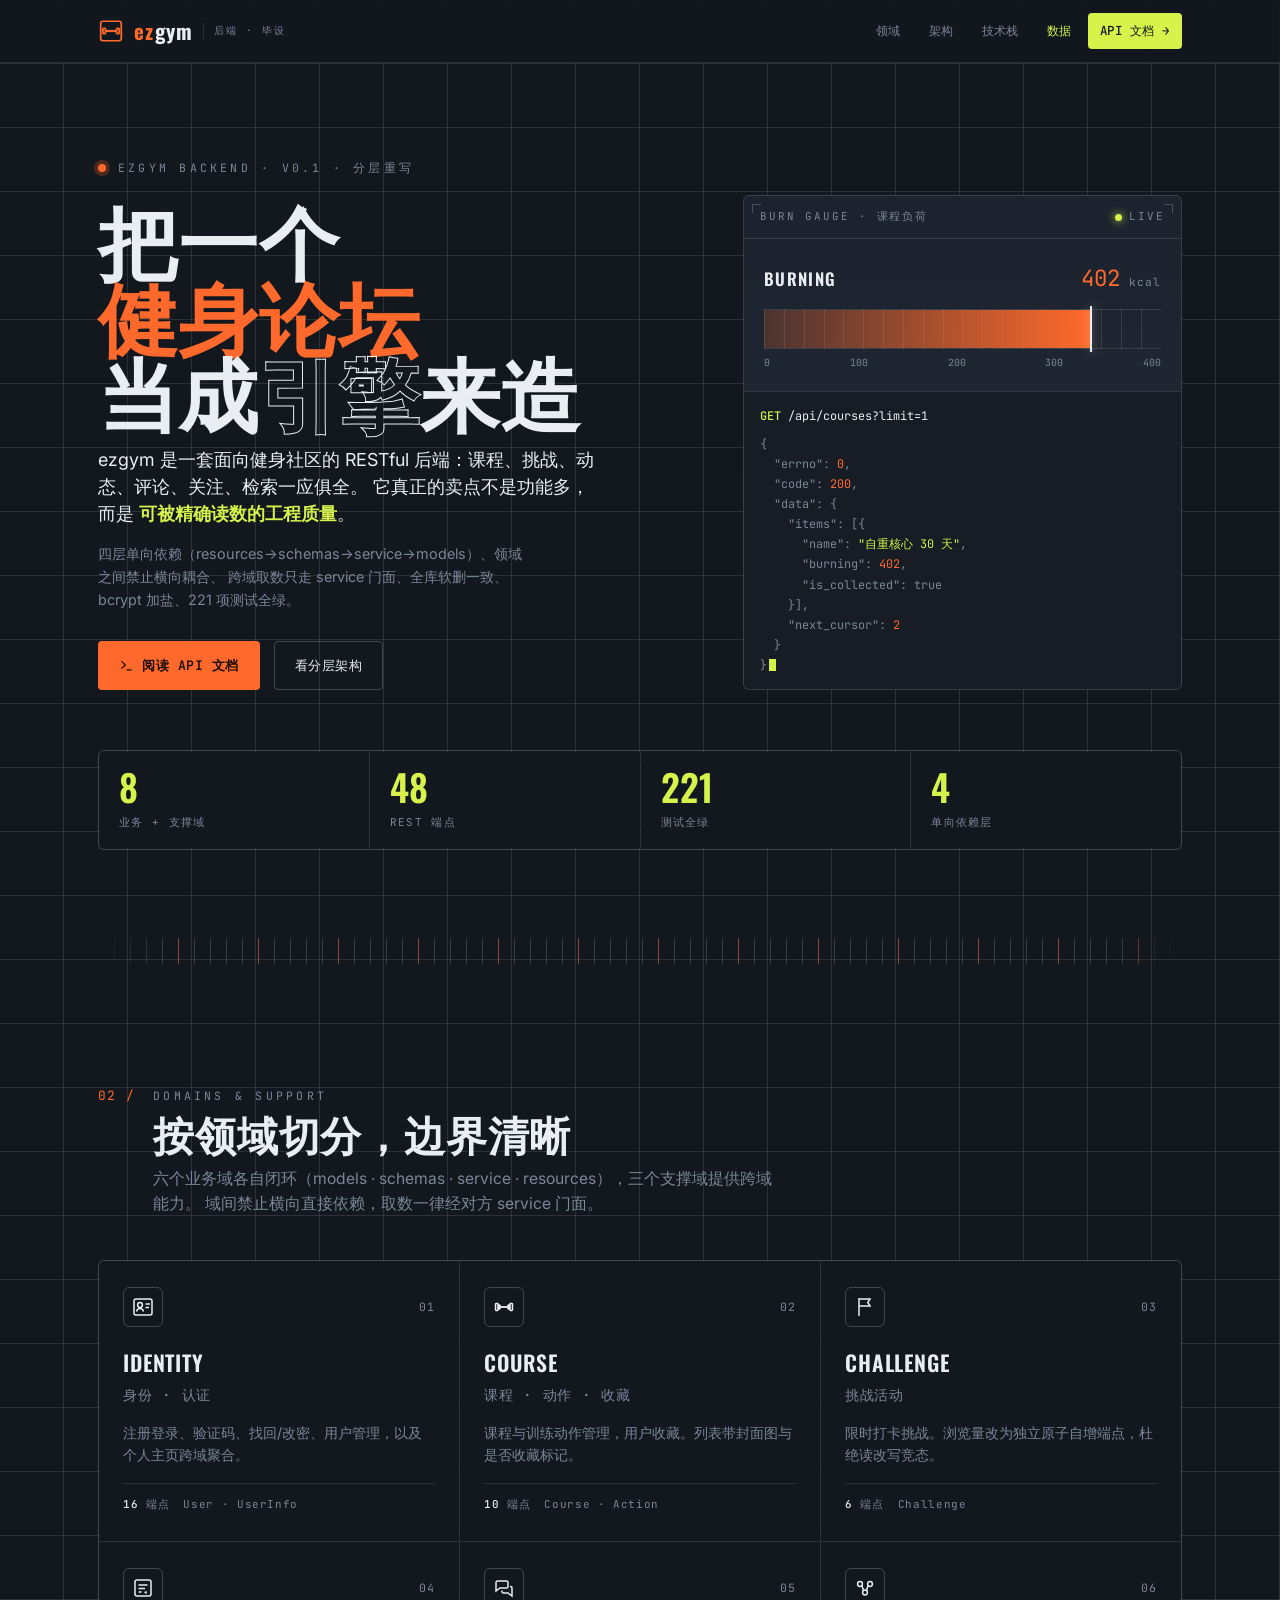
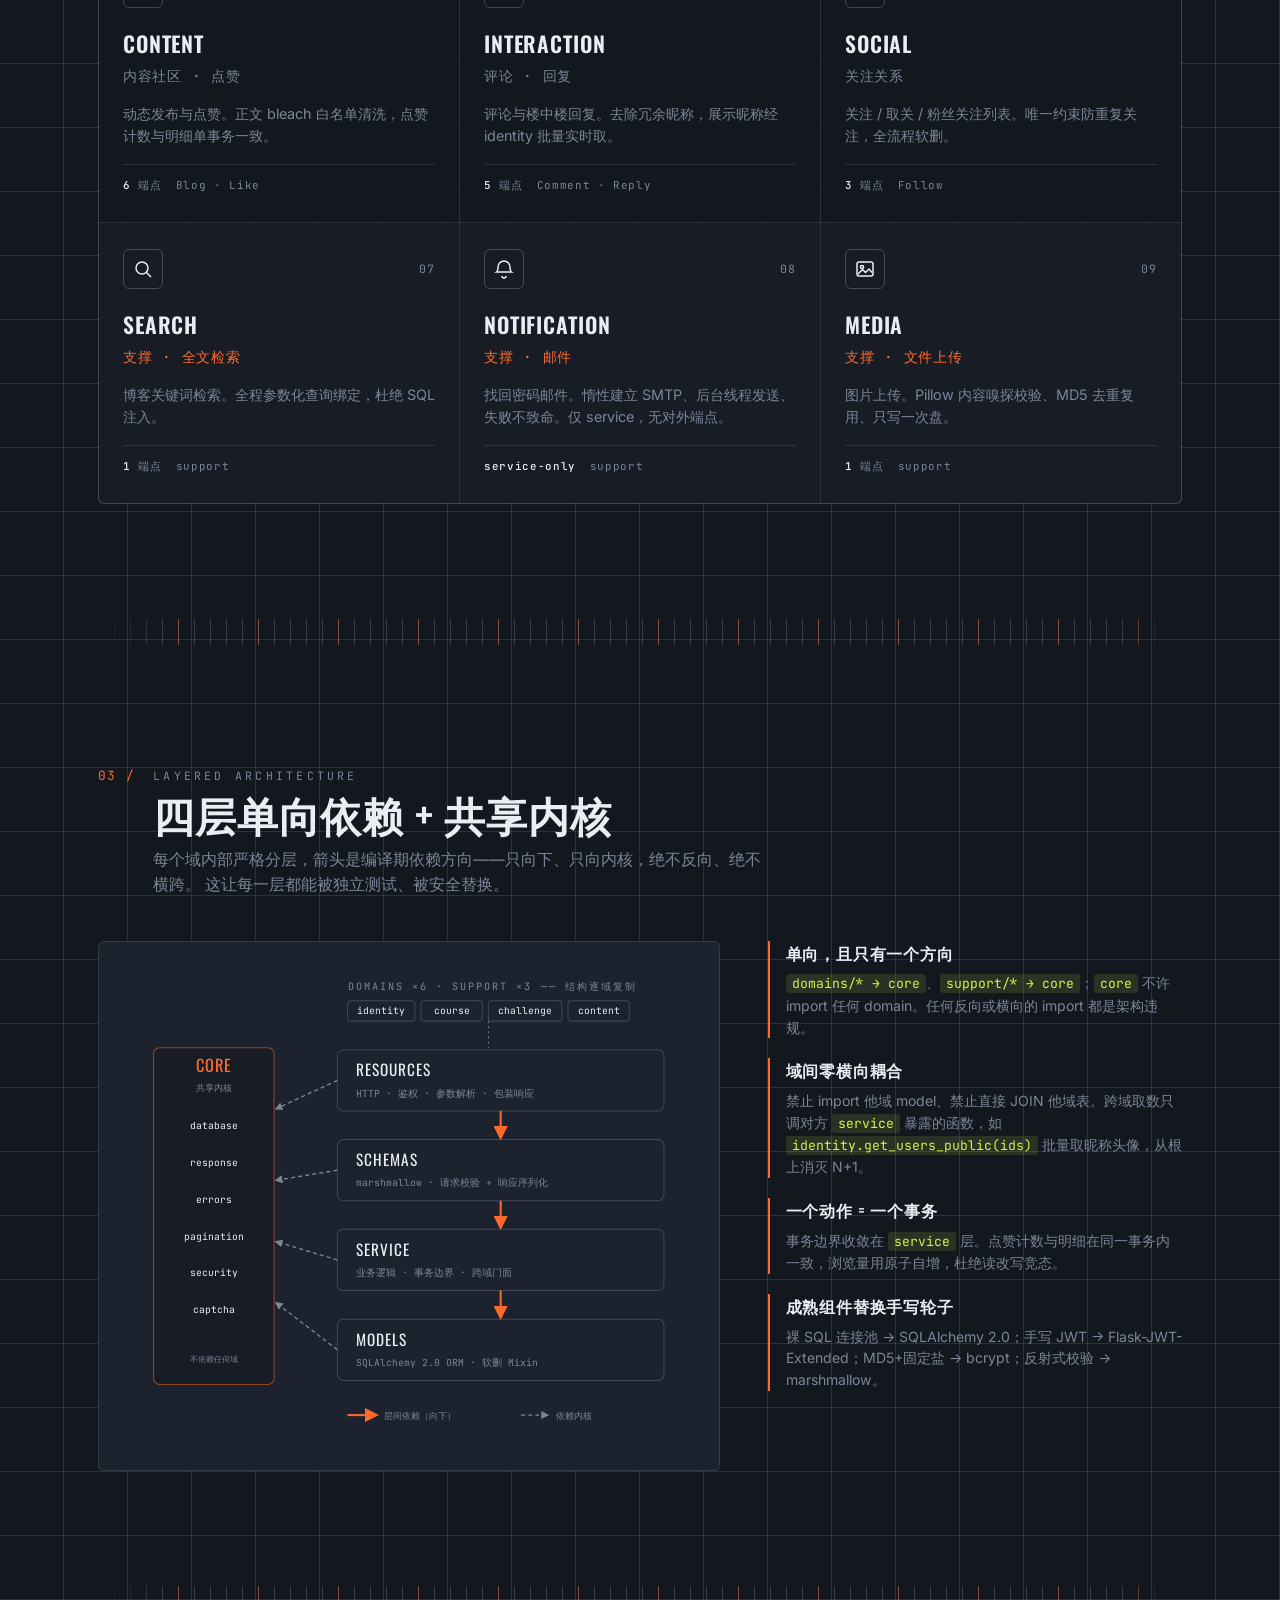
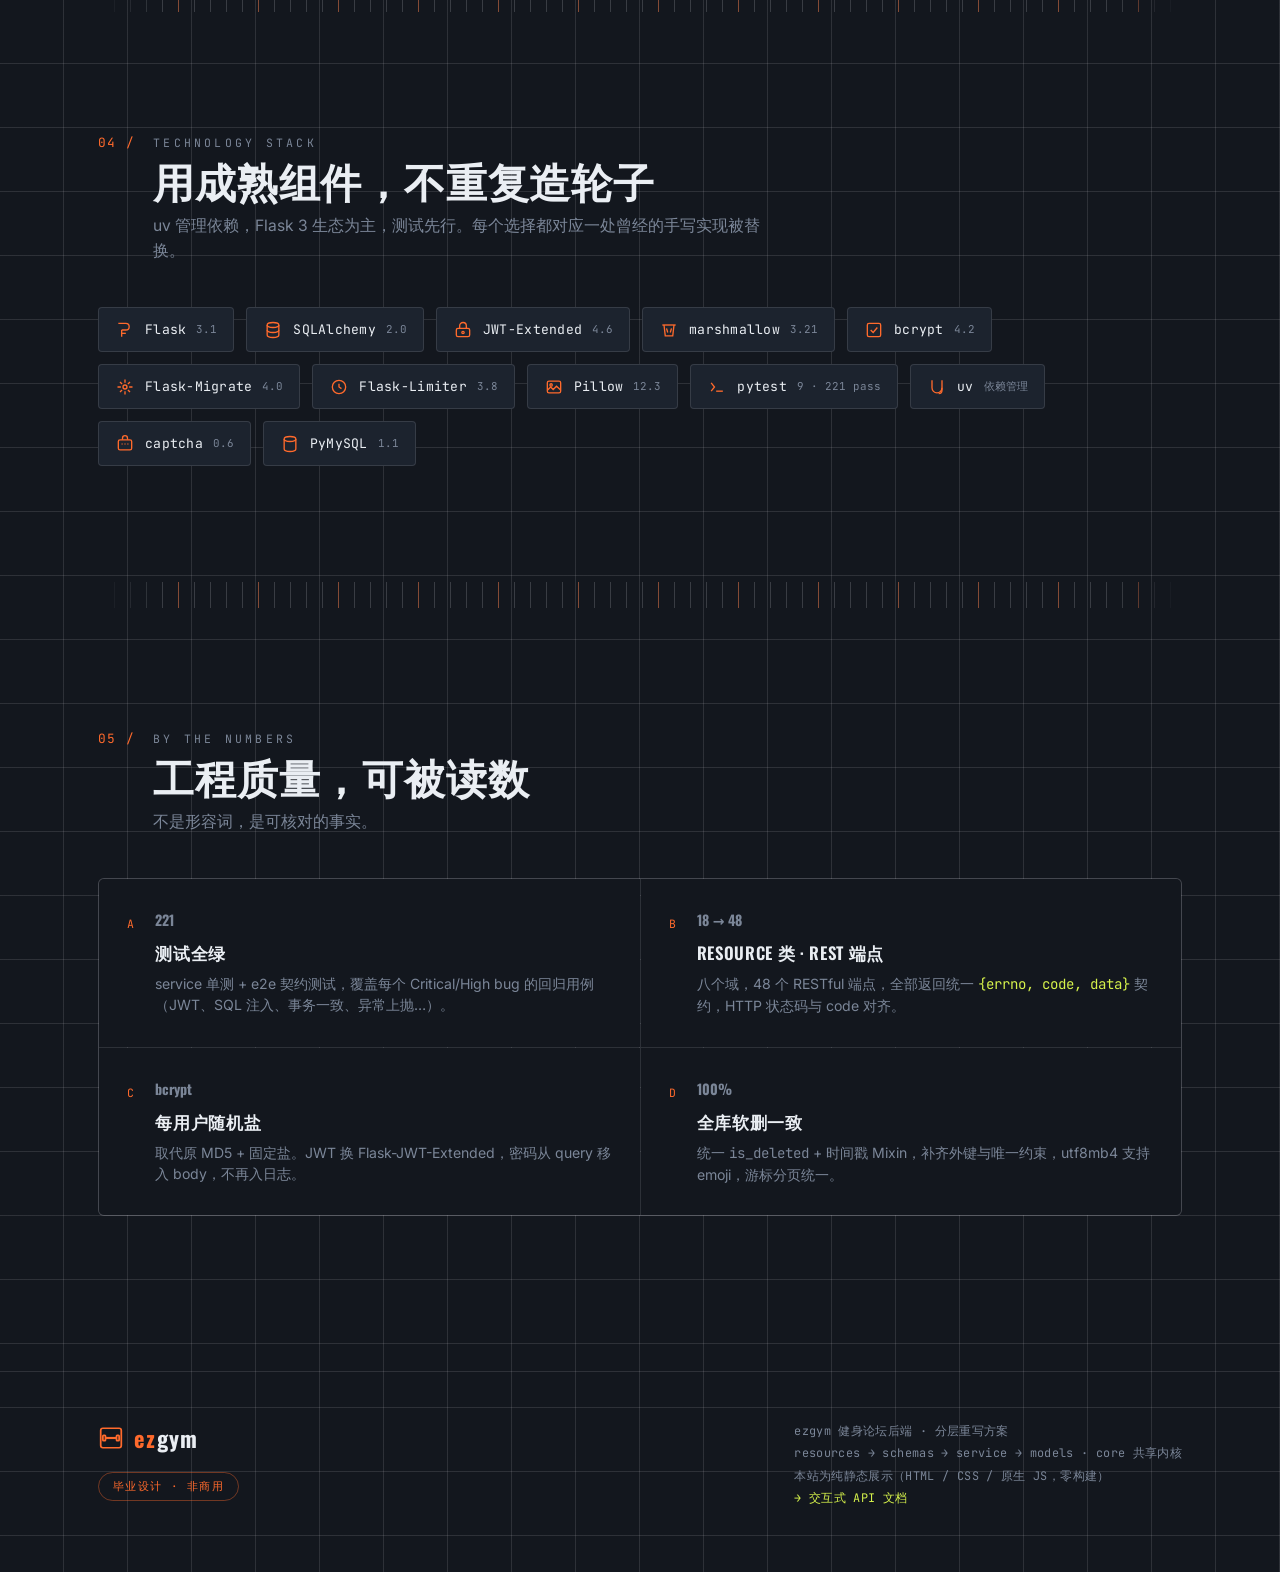
<file: frontend/index.html>
<!DOCTYPE html>
<html lang="zh-CN">
<head>
  <meta charset="UTF-8">
  <meta name="viewport" content="width=device-width, initial-scale=1.0">
  <title>ezgym · 健身论坛后端 —— 按引擎的精度来造</title>
  <meta name="description" content="ezgym 健身论坛后端（毕业设计 · 非商用）：resources→schemas→service→models 四层分层、领域驱动、221 项测试全绿的工程质量展示。">
  <!-- 字体：CDN 渐进增强，file:// 离线时优雅回退到系统字体栈 -->
  <link rel="preconnect" href="https://fonts.googleapis.com">
  <link rel="preconnect" href="https://fonts.gstatic.com" crossorigin>
  <link href="https://fonts.googleapis.com/css2?family=Oswald:wght@400;500;600;700&family=Inter:wght@400;500;600&family=JetBrains+Mono:wght@400;500&display=swap" rel="stylesheet">
  <link rel="stylesheet" href="assets/styles.css">
</head>
<body>
  <a class="skip-link" href="#domains">跳到主要内容</a>

  <!-- ================= Header ================= -->
  <header class="site-header">
    <div class="wrap site-header__inner">
      <a class="brand" href="#top" aria-label="ezgym 首页">
        <svg class="brand__mark" viewBox="0 0 24 24" fill="none" stroke="currentColor" stroke-width="1.6" aria-hidden="true">
          <rect x="2.5" y="3" width="19" height="18" rx="2"/>
          <line x1="7" y1="12" x2="17" y2="12" stroke-width="2"/>
          <rect x="4.5" y="9.5" width="2.4" height="5" rx=".6"/>
          <rect x="17.1" y="9.5" width="2.4" height="5" rx=".6"/>
        </svg>
        <span class="brand__name"><b>ez</b>gym</span>
        <span class="brand__tag">后端 · 毕设</span>
      </a>
      <nav class="nav" aria-label="主导航">
        <a href="#domains" data-target="domains">领域</a>
        <a href="#architecture" data-target="architecture">架构</a>
        <a href="#stack" data-target="stack">技术栈</a>
        <a href="#numbers" data-target="numbers">数据</a>
        <a class="nav__cta" href="api.html">API 文档 →</a>
      </nav>
    </div>
  </header>

  <main id="top">
    <!-- ================= Hero ================= -->
    <section class="hero" aria-labelledby="hero-title">
      <div class="wrap hero__grid">
        <div class="hero__lead">
          <p class="hero__eyebrow eyebrow"><span class="dot" aria-hidden="true"></span>ezgym backend · v0.1 · 分层重写</p>
          <h1 id="hero-title">
            把一个<br>
            <em>健身论坛</em><br>
            当成<span class="thin">引擎</span>来造
          </h1>
          <p class="hero__sub">
            ezgym 是一套面向健身社区的 RESTful 后端：课程、挑战、动态、评论、关注、检索一应俱全。
            它真正的卖点不是功能多，而是 <b>可被精确读数的工程质量</b>。
          </p>
          <p class="hero__note">
            四层单向依赖（resources→schemas→service→models）、领域之间禁止横向耦合、
            跨域取数只走 service 门面、全库软删一致、bcrypt 加盐、221 项测试全绿。
          </p>
          <div class="hero__cta">
            <a class="btn btn--primary" href="api.html">
              <svg viewBox="0 0 24 24" fill="none" stroke="currentColor" stroke-width="2" aria-hidden="true"><path d="M4 17l6-6-6-6"/><line x1="12" y1="19" x2="20" y2="19"/></svg>
              阅读 API 文档
            </a>
            <a class="btn btn--ghost" href="#architecture">看分层架构</a>
          </div>
        </div>

        <!-- 签名元素：BURN GAUGE + 活的 API 读数 -->
        <div class="gauge-panel panel-corners" data-gauge="82" aria-label="燃烧刻度仪表与示例 API 读数">
          <div class="gauge-panel__bar">
            <span>burn gauge · 课程负荷</span>
            <span class="lamp"><i aria-hidden="true"></i>live</span>
          </div>
          <div class="gauge">
            <div class="gauge__label">
              <span>Burning</span>
              <span class="gauge__value" data-gauge-value>0<small> kcal</small></span>
            </div>
            <div class="gauge__track">
              <div class="gauge__fill"></div>
              <div class="gauge__needle"></div>
            </div>
            <div class="gauge__ticks">
              <span>0</span><span>100</span><span>200</span><span>300</span><span>400</span>
            </div>
          </div>
          <div class="readout" aria-hidden="true">
            <div class="req"><span class="verb">GET</span> /api/courses?limit=1</div>
            <div class="res">{
  "errno": <span class="n">0</span>,
  "code": <span class="n">200</span>,
  "data": {
    "items": [{
      "name": <span class="s">"自重核心 30 天"</span>,
      "burning": <span class="n">402</span>,
      "is_collected": true
    }],
    "next_cursor": <span class="n">2</span>
  }
}<span class="cursor"></span></div>
          </div>
        </div>
      </div>

      <!-- 快读指标条 -->
      <div class="wrap">
        <dl class="hero__stats reveal">
          <div><dt>8</dt><dd>业务 + 支撑域</dd></div>
          <div><dt id="hero-endpoints">48</dt><dd>REST 端点</dd></div>
          <div><dt>221</dt><dd>测试全绿</dd></div>
          <div><dt>4</dt><dd>单向依赖层</dd></div>
        </dl>
      </div>
    </section>

    <div class="wrap"><div class="scale-rule" role="presentation"></div></div>

    <!-- ================= 领域 ================= -->
    <section class="section" id="domains" aria-labelledby="domains-title">
      <div class="wrap">
        <div class="section__head reveal">
          <span class="section__no">02 /</span>
          <div class="section__title">
            <p class="eyebrow">domains &amp; support</p>
            <h2 id="domains-title">按领域切分，边界清晰</h2>
            <p class="section__desc">
              六个业务域各自闭环（models · schemas · service · resources），三个支撑域提供跨域能力。
              域间禁止横向直接依赖，取数一律经对方 service 门面。
            </p>
          </div>
        </div>

        <div class="domains reveal">
          <!-- identity -->
          <article class="dcard">
            <div class="dcard__top">
              <svg class="dcard__icon" viewBox="0 0 24 24" fill="none" stroke="currentColor" stroke-width="1.5" aria-hidden="true">
                <rect x="3" y="4" width="18" height="16" rx="2"/><circle cx="9" cy="10" r="2.4"/>
                <path d="M5.5 16.5c.4-2 2-3 3.5-3s3.1 1 3.5 3"/><line x1="14.5" y1="9" x2="19" y2="9"/><line x1="14.5" y1="12.5" x2="18" y2="12.5"/>
              </svg>
              <span class="dcard__no">01</span>
            </div>
            <h3>identity</h3>
            <p class="dcard__zh">身份 · 认证</p>
            <p>注册登录、验证码、找回/改密、用户管理，以及个人主页跨域聚合。</p>
            <div class="dcard__meta"><span><b>16</b> 端点</span><span>User · UserInfo</span></div>
          </article>

          <!-- course -->
          <article class="dcard">
            <div class="dcard__top">
              <svg class="dcard__icon" viewBox="0 0 24 24" fill="none" stroke="currentColor" stroke-width="1.5" aria-hidden="true">
                <line x1="7" y1="12" x2="17" y2="12" stroke-width="1.8"/>
                <rect x="3.5" y="8.5" width="2.6" height="7" rx=".7"/><rect x="17.9" y="8.5" width="2.6" height="7" rx=".7"/>
                <rect x="6.2" y="10" width="1.8" height="4" rx=".5"/><rect x="16" y="10" width="1.8" height="4" rx=".5"/>
              </svg>
              <span class="dcard__no">02</span>
            </div>
            <h3>course</h3>
            <p class="dcard__zh">课程 · 动作 · 收藏</p>
            <p>课程与训练动作管理，用户收藏。列表带封面图与是否收藏标记。</p>
            <div class="dcard__meta"><span><b>10</b> 端点</span><span>Course · Action</span></div>
          </article>

          <!-- challenge -->
          <article class="dcard">
            <div class="dcard__top">
              <svg class="dcard__icon" viewBox="0 0 24 24" fill="none" stroke="currentColor" stroke-width="1.5" aria-hidden="true">
                <line x1="6" y1="3" x2="6" y2="21"/><path d="M6 4h11l-2.2 3.4L17 11H6"/>
              </svg>
              <span class="dcard__no">03</span>
            </div>
            <h3>challenge</h3>
            <p class="dcard__zh">挑战活动</p>
            <p>限时打卡挑战。浏览量改为独立原子自增端点，杜绝读改写竞态。</p>
            <div class="dcard__meta"><span><b>6</b> 端点</span><span>Challenge</span></div>
          </article>

          <!-- content -->
          <article class="dcard">
            <div class="dcard__top">
              <svg class="dcard__icon" viewBox="0 0 24 24" fill="none" stroke="currentColor" stroke-width="1.5" aria-hidden="true">
                <rect x="4" y="4" width="16" height="16" rx="2"/><line x1="7.5" y1="9" x2="16.5" y2="9"/><line x1="7.5" y1="12.5" x2="14" y2="12.5"/>
                <path d="M8 16.5c.7-.9 1.6-.9 2.3 0" stroke="currentColor"/><path d="M13.5 16.6l1.4-.6.4 1.5"/>
              </svg>
              <span class="dcard__no">04</span>
            </div>
            <h3>content</h3>
            <p class="dcard__zh">内容社区 · 点赞</p>
            <p>动态发布与点赞。正文 bleach 白名单清洗，点赞计数与明细单事务一致。</p>
            <div class="dcard__meta"><span><b>6</b> 端点</span><span>Blog · Like</span></div>
          </article>

          <!-- interaction -->
          <article class="dcard">
            <div class="dcard__top">
              <svg class="dcard__icon" viewBox="0 0 24 24" fill="none" stroke="currentColor" stroke-width="1.5" aria-hidden="true">
                <path d="M4 6.5A1.5 1.5 0 0 1 5.5 5h9A1.5 1.5 0 0 1 16 6.5v4A1.5 1.5 0 0 1 14.5 12H8l-4 3z"/>
                <path d="M10 14.5v1A1.5 1.5 0 0 0 11.5 17H16l4 3v-8A1.5 1.5 0 0 0 18.5 10.5H18"/>
              </svg>
              <span class="dcard__no">05</span>
            </div>
            <h3>interaction</h3>
            <p class="dcard__zh">评论 · 回复</p>
            <p>评论与楼中楼回复。去除冗余昵称，展示昵称经 identity 批量实时取。</p>
            <div class="dcard__meta"><span><b>5</b> 端点</span><span>Comment · Reply</span></div>
          </article>

          <!-- social -->
          <article class="dcard">
            <div class="dcard__top">
              <svg class="dcard__icon" viewBox="0 0 24 24" fill="none" stroke="currentColor" stroke-width="1.5" aria-hidden="true">
                <circle cx="7" cy="8" r="2.4"/><circle cx="17" cy="8" r="2.4"/><circle cx="12" cy="16.5" r="2.4"/>
                <line x1="8.8" y1="9.5" x2="10.6" y2="14.6"/><line x1="15.2" y1="9.5" x2="13.4" y2="14.6"/>
              </svg>
              <span class="dcard__no">06</span>
            </div>
            <h3>social</h3>
            <p class="dcard__zh">关注关系</p>
            <p>关注 / 取关 / 粉丝关注列表。唯一约束防重复关注，全流程软删。</p>
            <div class="dcard__meta"><span><b>3</b> 端点</span><span>Follow</span></div>
          </article>

          <!-- search (support) -->
          <article class="dcard dcard--support">
            <div class="dcard__top">
              <svg class="dcard__icon" viewBox="0 0 24 24" fill="none" stroke="currentColor" stroke-width="1.5" aria-hidden="true">
                <circle cx="11" cy="11" r="6"/><line x1="15.5" y1="15.5" x2="20" y2="20"/>
              </svg>
              <span class="dcard__no">07</span>
            </div>
            <h3>search</h3>
            <p class="dcard__zh">支撑 · 全文检索</p>
            <p>博客关键词检索。全程参数化查询绑定，杜绝 SQL 注入。</p>
            <div class="dcard__meta"><span><b>1</b> 端点</span><span>support</span></div>
          </article>

          <!-- notification (support) -->
          <article class="dcard dcard--support">
            <div class="dcard__top">
              <svg class="dcard__icon" viewBox="0 0 24 24" fill="none" stroke="currentColor" stroke-width="1.5" aria-hidden="true">
                <path d="M6 10a6 6 0 0 1 12 0c0 4 1.5 5 1.5 5H4.5S6 14 6 10z"/><path d="M10 19a2 2 0 0 0 4 0"/>
              </svg>
              <span class="dcard__no">08</span>
            </div>
            <h3>notification</h3>
            <p class="dcard__zh">支撑 · 邮件</p>
            <p>找回密码邮件。惰性建立 SMTP、后台线程发送、失败不致命。仅 service，无对外端点。</p>
            <div class="dcard__meta"><span><b>service-only</b></span><span>support</span></div>
          </article>

          <!-- media (support) -->
          <article class="dcard dcard--support">
            <div class="dcard__top">
              <svg class="dcard__icon" viewBox="0 0 24 24" fill="none" stroke="currentColor" stroke-width="1.5" aria-hidden="true">
                <rect x="4" y="5" width="16" height="14" rx="2"/><circle cx="9" cy="10" r="1.6"/><path d="M5 17l4.5-4.5 3 3L16 12l3 3.5"/>
              </svg>
              <span class="dcard__no">09</span>
            </div>
            <h3>media</h3>
            <p class="dcard__zh">支撑 · 文件上传</p>
            <p>图片上传。Pillow 内容嗅探校验、MD5 去重复用、只写一次盘。</p>
            <div class="dcard__meta"><span><b>1</b> 端点</span><span>support</span></div>
          </article>
        </div>
      </div>
    </section>

    <div class="wrap"><div class="scale-rule" role="presentation"></div></div>

    <!-- ================= 架构 ================= -->
    <section class="section" id="architecture" aria-labelledby="arch-title">
      <div class="wrap">
        <div class="section__head reveal">
          <span class="section__no">03 /</span>
          <div class="section__title">
            <p class="eyebrow">layered architecture</p>
            <h2 id="arch-title">四层单向依赖 + 共享内核</h2>
            <p class="section__desc">
              每个域内部严格分层，箭头是编译期依赖方向——只向下、只向内核，绝不反向、绝不横跨。
              这让每一层都能被独立测试、被安全替换。
            </p>
          </div>
        </div>

        <div class="arch reveal">
          <!-- 依赖图 -->
          <div class="arch__diagram">
            <svg viewBox="0 0 560 470" role="img" aria-label="ezgym 分层依赖图：domains 与 support 各自的 resources 层依赖 schemas 层，schemas 依赖 service，service 依赖 models，四层同时依赖左侧的 core 共享内核，箭头单向向下与向内核。">
              <defs>
                <marker id="arrow" viewBox="0 0 10 10" refX="8" refY="5" markerWidth="7" markerHeight="7" orient="auto-start-reverse">
                  <path d="M0 0L10 5L0 10z" fill="#FF6A2C"/>
                </marker>
                <marker id="arrow-dim" viewBox="0 0 10 10" refX="8" refY="5" markerWidth="6" markerHeight="6" orient="auto-start-reverse">
                  <path d="M0 0L10 5L0 10z" fill="#7B8698"/>
                </marker>
              </defs>

              <!-- 顶部：领域划分 chips -->
              <text x="220" y="24" fill="#7B8698" font-family="'JetBrains Mono',monospace" font-size="10" letter-spacing="2">DOMAINS ×6  ·  SUPPORT ×3  —— 结构逐域复制</text>
              <g font-family="'JetBrains Mono',monospace" font-size="9.5" fill="#EAEEF3">
                <g>
                  <rect x="220" y="34" width="66" height="20" rx="3" fill="#1C232E" stroke="rgba(235,238,243,.18)"/><text x="253" y="47.5" text-anchor="middle">identity</text>
                  <rect x="292" y="34" width="60" height="20" rx="3" fill="#1C232E" stroke="rgba(235,238,243,.18)"/><text x="322" y="47.5" text-anchor="middle">course</text>
                  <rect x="358" y="34" width="72" height="20" rx="3" fill="#1C232E" stroke="rgba(235,238,243,.18)"/><text x="394" y="47.5" text-anchor="middle">challenge</text>
                  <rect x="436" y="34" width="60" height="20" rx="3" fill="#1C232E" stroke="rgba(235,238,243,.18)"/><text x="466" y="47.5" text-anchor="middle">content</text>
                </g>
              </g>

              <!-- CORE 竖列（左） -->
              <rect x="30" y="80" width="118" height="330" rx="6" fill="#171C25" stroke="#FF6A2C" stroke-opacity=".55"/>
              <text x="89" y="104" text-anchor="middle" fill="#FF6A2C" font-family="'Oswald',sans-serif" font-size="16" letter-spacing="1">CORE</text>
              <text x="89" y="122" text-anchor="middle" fill="#7B8698" font-family="'JetBrains Mono',monospace" font-size="8.5">共享内核</text>
              <g fill="#EAEEF3" font-family="'JetBrains Mono',monospace" font-size="9.5" text-anchor="middle">
                <text x="89" y="160">database</text>
                <text x="89" y="196">response</text>
                <text x="89" y="232">errors</text>
                <text x="89" y="268">pagination</text>
                <text x="89" y="304">security</text>
                <text x="89" y="340">captcha</text>
              </g>
              <text x="89" y="388" text-anchor="middle" fill="#7B8698" font-family="'JetBrains Mono',monospace" font-size="8">不依赖任何域</text>

              <!-- 四层堆叠（右） -->
              <g font-family="'Oswald',sans-serif" font-size="15" letter-spacing="1">
                <!-- resources -->
                <rect x="210" y="82" width="320" height="60" rx="6" fill="#1C232E" stroke="rgba(235,238,243,.18)"/>
                <text x="228" y="108" fill="#EAEEF3">RESOURCES</text>
                <text x="228" y="128" fill="#7B8698" font-family="'JetBrains Mono',monospace" font-size="9.5" letter-spacing="0">HTTP · 鉴权 · 参数解析 · 包装响应</text>
                <!-- schemas -->
                <rect x="210" y="170" width="320" height="60" rx="6" fill="#1C232E" stroke="rgba(235,238,243,.18)"/>
                <text x="228" y="196" fill="#EAEEF3">SCHEMAS</text>
                <text x="228" y="216" fill="#7B8698" font-family="'JetBrains Mono',monospace" font-size="9.5" letter-spacing="0">marshmallow · 请求校验 + 响应序列化</text>
                <!-- service -->
                <rect x="210" y="258" width="320" height="60" rx="6" fill="#1C232E" stroke="rgba(235,238,243,.18)"/>
                <text x="228" y="284" fill="#EAEEF3">SERVICE</text>
                <text x="228" y="304" fill="#7B8698" font-family="'JetBrains Mono',monospace" font-size="9.5" letter-spacing="0">业务逻辑 · 事务边界 · 跨域门面</text>
                <!-- models -->
                <rect x="210" y="346" width="320" height="60" rx="6" fill="#1C232E" stroke="rgba(235,238,243,.18)"/>
                <text x="228" y="372" fill="#EAEEF3">MODELS</text>
                <text x="228" y="392" fill="#7B8698" font-family="'JetBrains Mono',monospace" font-size="9.5" letter-spacing="0">SQLAlchemy 2.0 ORM · 软删 Mixin</text>
              </g>

              <!-- 向下依赖箭头 -->
              <g stroke="#FF6A2C" stroke-width="2">
                <line x1="370" y1="142" x2="370" y2="168" marker-end="url(#arrow)"/>
                <line x1="370" y1="230" x2="370" y2="256" marker-end="url(#arrow)"/>
                <line x1="370" y1="318" x2="370" y2="344" marker-end="url(#arrow)"/>
              </g>

              <!-- 各层 → core 的依赖箭头（向内核） -->
              <g stroke="#7B8698" stroke-width="1.3" stroke-dasharray="4 3">
                <line x1="210" y1="112" x2="150" y2="140" marker-end="url(#arrow-dim)"/>
                <line x1="210" y1="200" x2="150" y2="210" marker-end="url(#arrow-dim)"/>
                <line x1="210" y1="288" x2="150" y2="270" marker-end="url(#arrow-dim)"/>
                <line x1="210" y1="376" x2="150" y2="330" marker-end="url(#arrow-dim)"/>
              </g>

              <!-- 顶部 chips → resources 的“包含”提示线 -->
              <line x1="358" y1="54" x2="358" y2="80" stroke="#7B8698" stroke-width="1" stroke-dasharray="2 3"/>

              <!-- 图例 -->
              <g font-family="'JetBrains Mono',monospace" font-size="9">
                <line x1="220" y1="440" x2="248" y2="440" stroke="#FF6A2C" stroke-width="2" marker-end="url(#arrow)"/>
                <text x="256" y="443.5" fill="#7B8698">层间依赖（向下）</text>
                <line x1="390" y1="440" x2="416" y2="440" stroke="#7B8698" stroke-width="1.3" stroke-dasharray="4 3" marker-end="url(#arrow-dim)"/>
                <text x="424" y="443.5" fill="#7B8698">依赖内核</text>
              </g>
            </svg>
          </div>

          <!-- 硬规则说明 -->
          <div class="arch__legend">
            <div class="arch__rule">
              <h4>单向，且只有一个方向</h4>
              <p><code>domains/* → core</code>、<code>support/* → core</code>；<code>core</code> 不许 import 任何 domain。任何反向或横向的 import 都是架构违规。</p>
            </div>
            <div class="arch__rule">
              <h4>域间零横向耦合</h4>
              <p>禁止 import 他域 model、禁止直接 JOIN 他域表。跨域取数只调对方 <code>service</code> 暴露的函数，如 <code>identity.get_users_public(ids)</code> 批量取昵称头像，从根上消灭 N+1。</p>
            </div>
            <div class="arch__rule">
              <h4>一个动作 = 一个事务</h4>
              <p>事务边界收敛在 <code>service</code> 层。点赞计数与明细在同一事务内一致，浏览量用原子自增，杜绝读改写竞态。</p>
            </div>
            <div class="arch__rule">
              <h4>成熟组件替换手写轮子</h4>
              <p>裸 SQL 连接池 → SQLAlchemy 2.0；手写 JWT → Flask-JWT-Extended；MD5+固定盐 → bcrypt；反射式校验 → marshmallow。</p>
            </div>
          </div>
        </div>
      </div>
    </section>

    <div class="wrap"><div class="scale-rule" role="presentation"></div></div>

    <!-- ================= 技术栈 ================= -->
    <section class="section" id="stack" aria-labelledby="stack-title">
      <div class="wrap">
        <div class="section__head reveal">
          <span class="section__no">04 /</span>
          <div class="section__title">
            <p class="eyebrow">technology stack</p>
            <h2 id="stack-title">用成熟组件，不重复造轮子</h2>
            <p class="section__desc">uv 管理依赖，Flask 3 生态为主，测试先行。每个选择都对应一处曾经的手写实现被替换。</p>
          </div>
        </div>

        <div class="stack reveal">
          <span class="badge"><svg viewBox="0 0 24 24" fill="none" stroke="currentColor" stroke-width="1.6" aria-hidden="true"><path d="M4 4h9a4 4 0 0 1 0 8H8"/><path d="M8 12v8"/><path d="M8 16h5"/></svg><span class="badge__name">Flask</span><span class="badge__ver">3.1</span></span>
          <span class="badge"><svg viewBox="0 0 24 24" fill="none" stroke="currentColor" stroke-width="1.6" aria-hidden="true"><ellipse cx="12" cy="6" rx="7" ry="3"/><path d="M5 6v12c0 1.7 3.1 3 7 3s7-1.3 7-3V6"/><path d="M5 12c0 1.7 3.1 3 7 3s7-1.3 7-3"/></svg><span class="badge__name">SQLAlchemy</span><span class="badge__ver">2.0</span></span>
          <span class="badge"><svg viewBox="0 0 24 24" fill="none" stroke="currentColor" stroke-width="1.6" aria-hidden="true"><rect x="4" y="10" width="16" height="10" rx="2"/><path d="M8 10V7a4 4 0 0 1 8 0v3"/><circle cx="12" cy="15" r="1.4"/></svg><span class="badge__name">JWT-Extended</span><span class="badge__ver">4.6</span></span>
          <span class="badge"><svg viewBox="0 0 24 24" fill="none" stroke="currentColor" stroke-width="1.6" aria-hidden="true"><path d="M4 6h16"/><path d="M6 6l1.5 13h9L18 6"/><path d="M9 10l1.5 5M15 10l-1.5 5"/></svg><span class="badge__name">marshmallow</span><span class="badge__ver">3.21</span></span>
          <span class="badge"><svg viewBox="0 0 24 24" fill="none" stroke="currentColor" stroke-width="1.6" aria-hidden="true"><rect x="4" y="4" width="16" height="16" rx="2"/><path d="M8 12l3 3 5-6"/></svg><span class="badge__name">bcrypt</span><span class="badge__ver">4.2</span></span>
          <span class="badge"><svg viewBox="0 0 24 24" fill="none" stroke="currentColor" stroke-width="1.6" aria-hidden="true"><path d="M12 3v4M12 17v4M3 12h4M17 12h4M6 6l2.5 2.5M15.5 15.5L18 18M18 6l-2.5 2.5M8.5 15.5L6 18"/><circle cx="12" cy="12" r="2.4"/></svg><span class="badge__name">Flask-Migrate</span><span class="badge__ver">4.0</span></span>
          <span class="badge"><svg viewBox="0 0 24 24" fill="none" stroke="currentColor" stroke-width="1.6" aria-hidden="true"><circle cx="12" cy="12" r="8"/><path d="M12 8v4l3 2"/></svg><span class="badge__name">Flask-Limiter</span><span class="badge__ver">3.8</span></span>
          <span class="badge"><svg viewBox="0 0 24 24" fill="none" stroke="currentColor" stroke-width="1.6" aria-hidden="true"><rect x="4" y="5" width="16" height="14" rx="2"/><circle cx="8.5" cy="9.5" r="1.4"/><path d="M4 16l4-4 3 3 4-4 5 4.5"/></svg><span class="badge__name">Pillow</span><span class="badge__ver">12.3</span></span>
          <span class="badge"><svg viewBox="0 0 24 24" fill="none" stroke="currentColor" stroke-width="1.6" aria-hidden="true"><path d="M5 7l4 5-4 5"/><line x1="11" y1="17" x2="19" y2="17"/></svg><span class="badge__name">pytest</span><span class="badge__ver">9 · 221 pass</span></span>
          <span class="badge"><svg viewBox="0 0 24 24" fill="none" stroke="currentColor" stroke-width="1.6" aria-hidden="true"><path d="M6 4v9a6 6 0 0 0 12 0V4"/><path d="M18 13v3a4 4 0 0 1-4 4"/></svg><span class="badge__name">uv</span><span class="badge__ver">依赖管理</span></span>
          <span class="badge"><svg viewBox="0 0 24 24" fill="none" stroke="currentColor" stroke-width="1.6" aria-hidden="true"><rect x="4" y="7" width="16" height="12" rx="2"/><path d="M9 7V5a3 3 0 0 1 6 0v2"/><path d="M8 12h1M11.5 12h1M15 12h1"/></svg><span class="badge__name">captcha</span><span class="badge__ver">0.6</span></span>
          <span class="badge"><svg viewBox="0 0 24 24" fill="none" stroke="currentColor" stroke-width="1.6" aria-hidden="true"><ellipse cx="12" cy="6" rx="7" ry="3"/><path d="M5 6v12c0 1.7 3.1 3 7 3s7-1.3 7-3V6"/></svg><span class="badge__name">PyMySQL</span><span class="badge__ver">1.1</span></span>
        </div>
      </div>
    </section>

    <div class="wrap"><div class="scale-rule" role="presentation"></div></div>

    <!-- ================= 数据说话 ================= -->
    <section class="section" id="numbers" aria-labelledby="numbers-title">
      <div class="wrap">
        <div class="section__head reveal">
          <span class="section__no">05 /</span>
          <div class="section__title">
            <p class="eyebrow">by the numbers</p>
            <h2 id="numbers-title">工程质量，可被读数</h2>
            <p class="section__desc">不是形容词，是可核对的事实。</p>
          </div>
        </div>

        <div class="facts reveal">
          <article class="fact">
            <span class="fact__no">A</span>
            <div>
              <p class="fact__big">221</p>
              <h4>测试全绿</h4>
              <p>service 单测 + e2e 契约测试，覆盖每个 Critical/High bug 的回归用例（JWT、SQL 注入、事务一致、异常上抛…）。</p>
            </div>
          </article>
          <article class="fact">
            <span class="fact__no">B</span>
            <div>
              <p class="fact__big">18 → 48</p>
              <h4>Resource 类 · REST 端点</h4>
              <p>八个域，48 个 RESTful 端点，全部返回统一 <span class="mono volt">{errno, code, data}</span> 契约，HTTP 状态码与 code 对齐。</p>
            </div>
          </article>
          <article class="fact">
            <span class="fact__no">C</span>
            <div>
              <p class="fact__big">bcrypt</p>
              <h4>每用户随机盐</h4>
              <p>取代原 MD5 + 固定盐。JWT 换 Flask-JWT-Extended，密码从 query 移入 body，不再入日志。</p>
            </div>
          </article>
          <article class="fact">
            <span class="fact__no">D</span>
            <div>
              <p class="fact__big">100%</p>
              <h4>全库软删一致</h4>
              <p>统一 <span class="mono">is_deleted</span> + 时间戳 Mixin，补齐外键与唯一约束，utf8mb4 支持 emoji，游标分页统一。</p>
            </div>
          </article>
        </div>
      </div>
    </section>
  </main>

  <!-- ================= Footer ================= -->
  <footer class="site-footer">
    <div class="wrap site-footer__inner">
      <div>
        <a class="brand" href="#top" aria-label="ezgym 首页">
          <svg class="brand__mark" viewBox="0 0 24 24" fill="none" stroke="currentColor" stroke-width="1.6" aria-hidden="true">
            <rect x="2.5" y="3" width="19" height="18" rx="2"/><line x1="7" y1="12" x2="17" y2="12" stroke-width="2"/>
            <rect x="4.5" y="9.5" width="2.4" height="5" rx=".6"/><rect x="17.1" y="9.5" width="2.4" height="5" rx=".6"/>
          </svg>
          <span class="brand__name"><b>ez</b>gym</span>
        </a>
        <p class="site-footer__badge" style="margin-top:16px">毕业设计 · 非商用</p>
      </div>
      <div class="site-footer__meta">
        ezgym 健身论坛后端 · 分层重写方案<br>
        resources → schemas → service → models · core 共享内核<br>
        本站为纯静态展示（HTML / CSS / 原生 JS，零构建）<br>
        <a href="api.html" class="volt">→ 交互式 API 文档</a>
      </div>
    </div>
  </footer>

  <script src="assets/landing.js"></script>
</body>
</html>
</file>
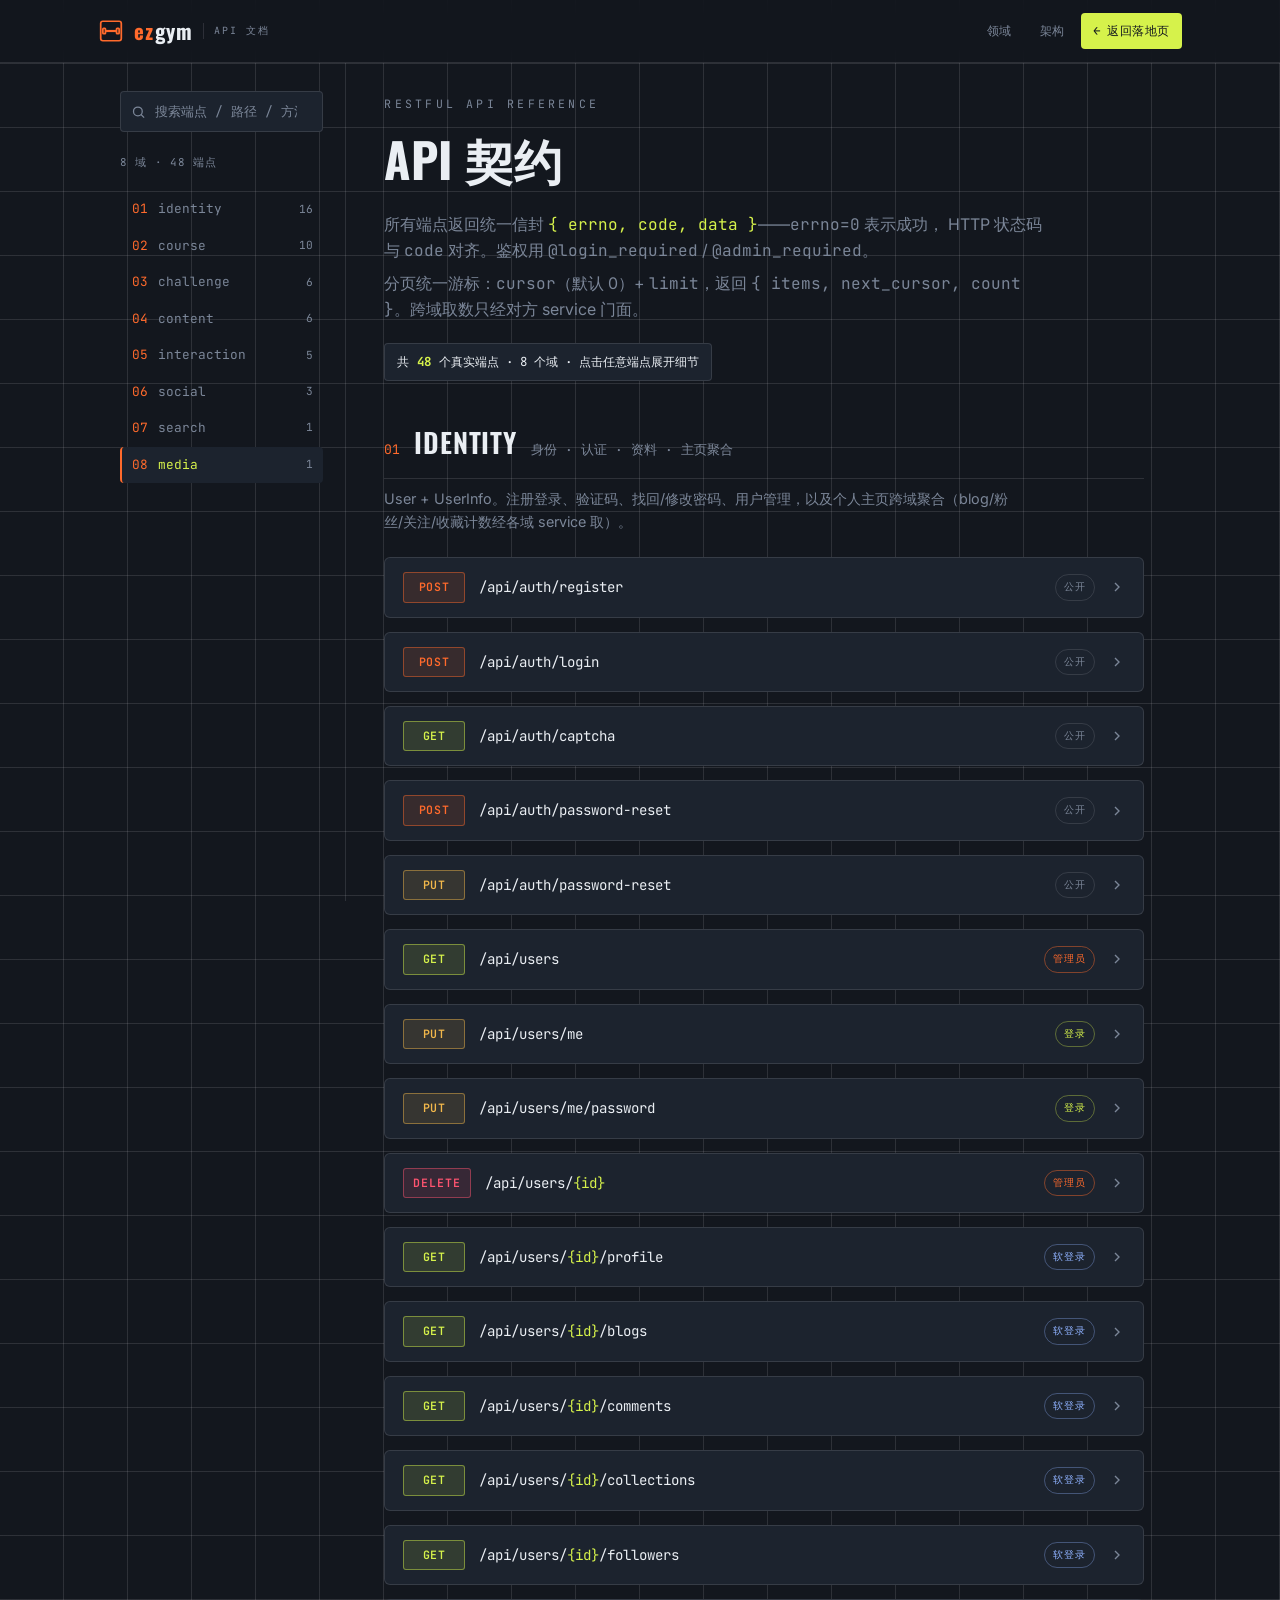
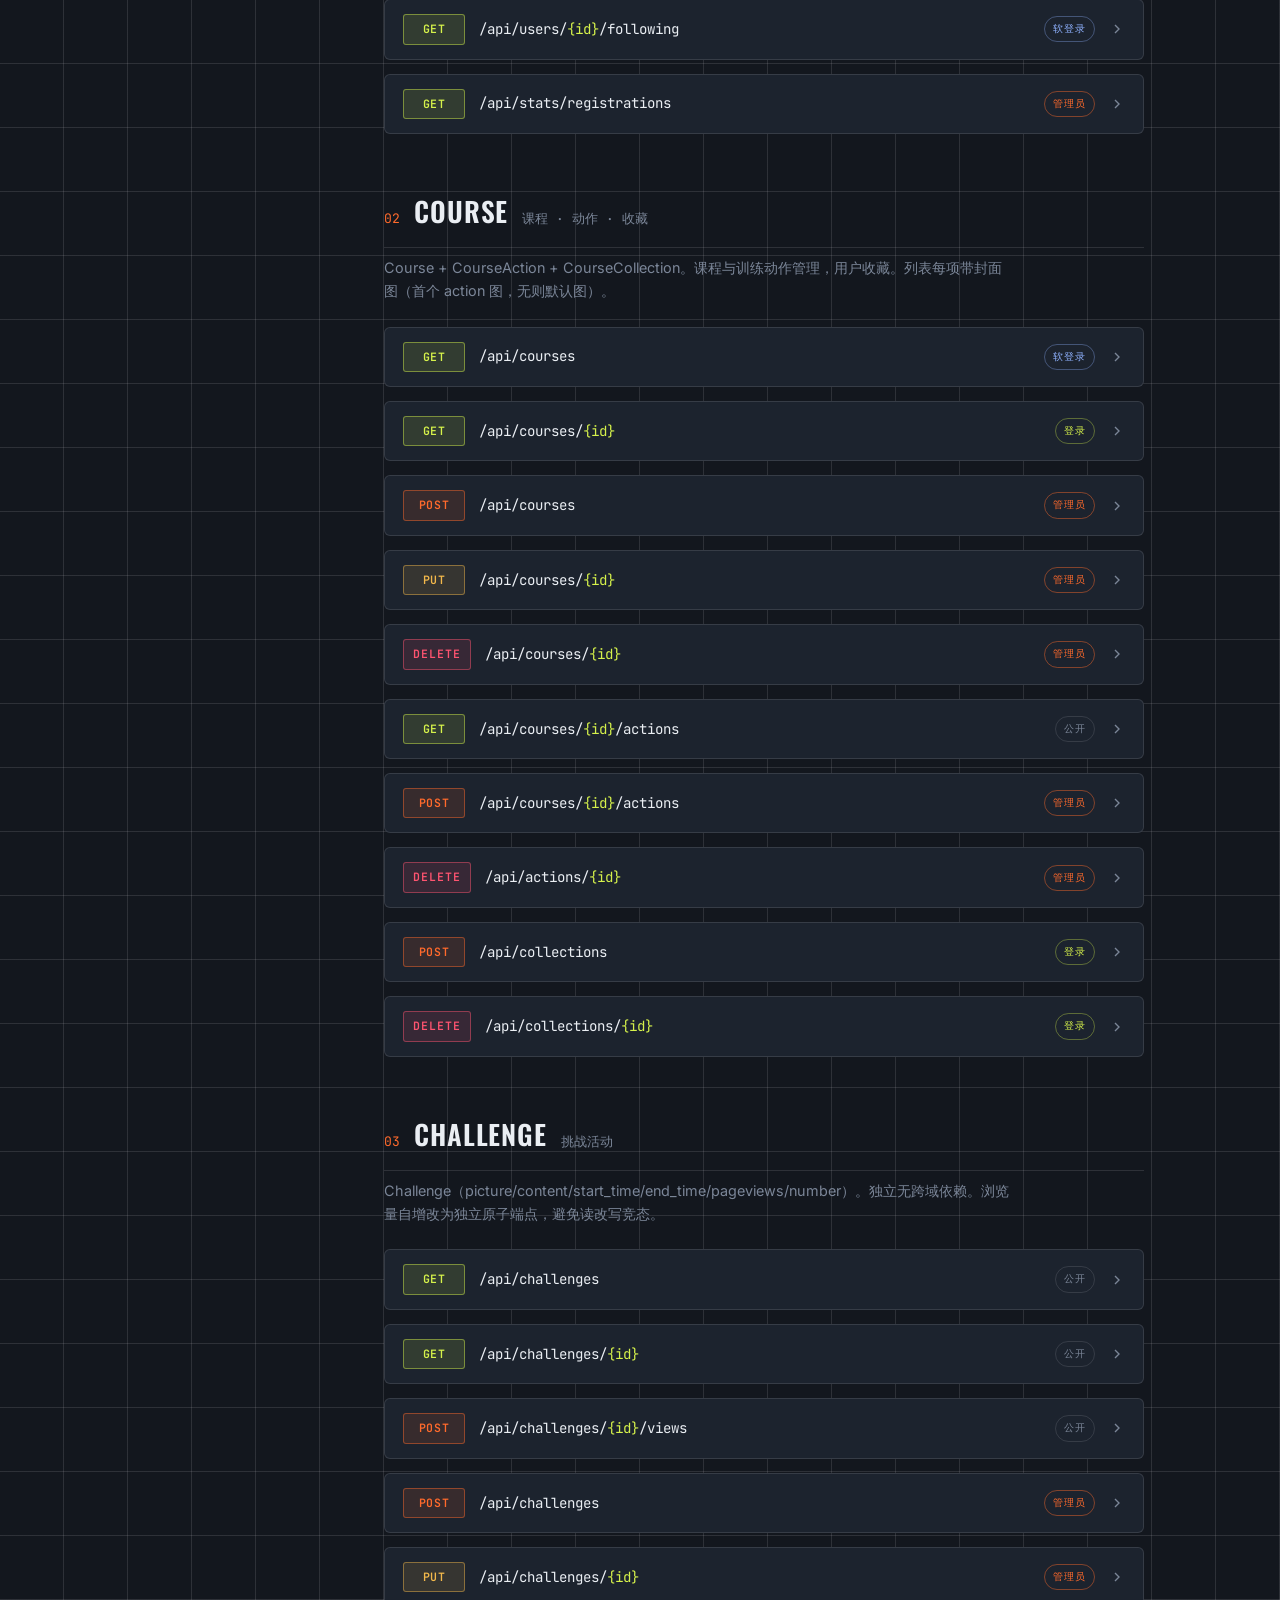
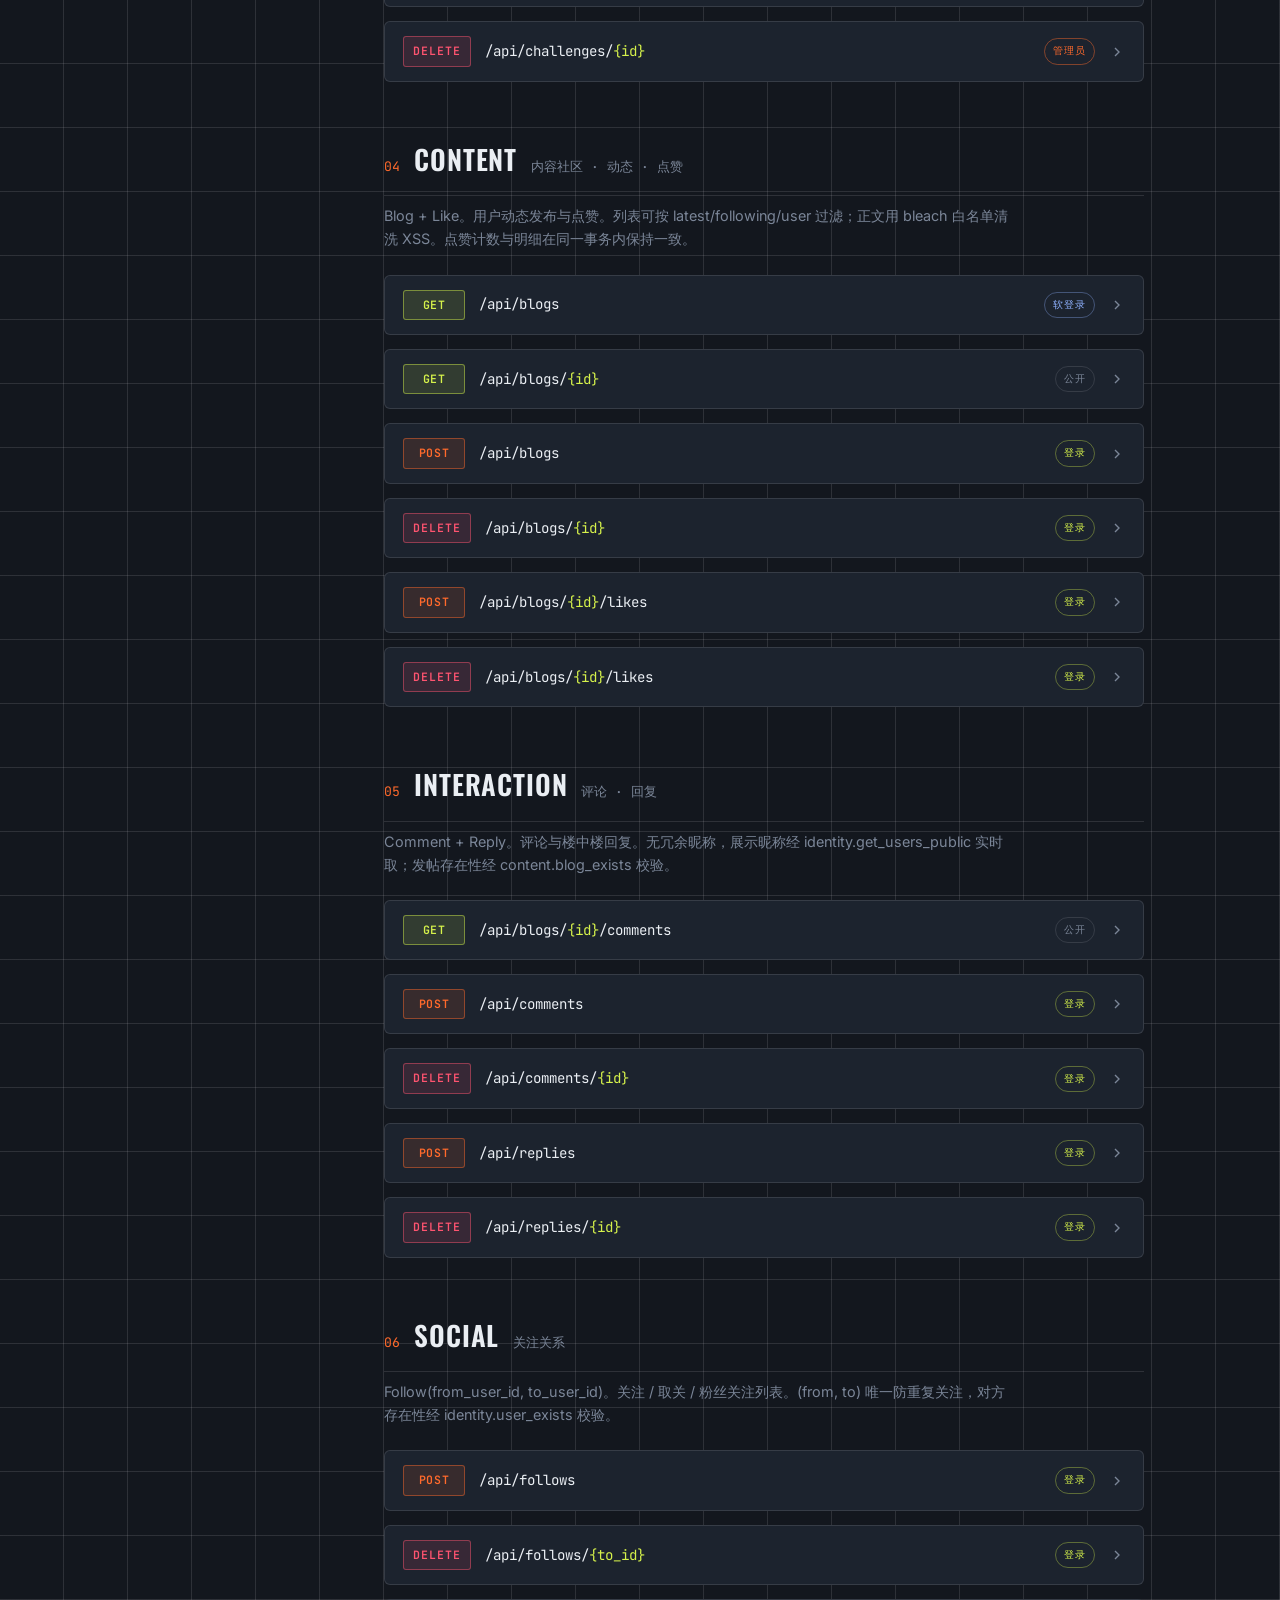
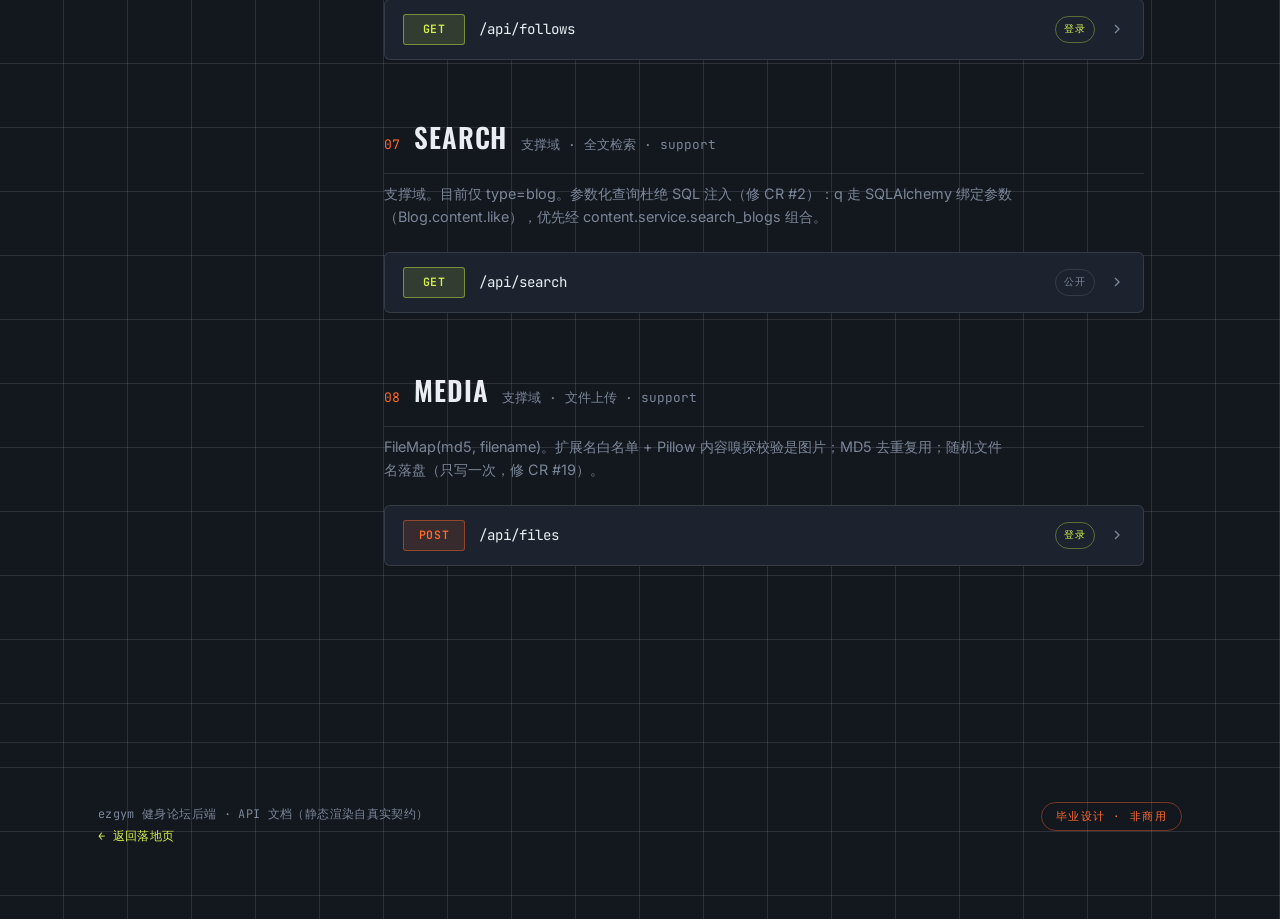
<file: frontend/api.html>
<!DOCTYPE html>
<html lang="zh-CN">
<head>
  <meta charset="UTF-8">
  <meta name="viewport" content="width=device-width, initial-scale=1.0">
  <title>ezgym · API 文档 —— 真实端点契约</title>
  <meta name="description" content="ezgym 健身论坛后端 API 文档：按域分组的真实 RESTful 端点、鉴权标记、请求参数与 {errno,code,data} 响应契约，支持前端搜索过滤。">
  <link rel="preconnect" href="https://fonts.googleapis.com">
  <link rel="preconnect" href="https://fonts.gstatic.com" crossorigin>
  <link href="https://fonts.googleapis.com/css2?family=Oswald:wght@400;500;600;700&family=Inter:wght@400;500;600&family=JetBrains+Mono:wght@400;500&display=swap" rel="stylesheet">
  <link rel="stylesheet" href="assets/styles.css">
</head>
<body>
  <a class="skip-link" href="#doc-main">跳到端点列表</a>

  <!-- Header -->
  <header class="site-header">
    <div class="wrap site-header__inner">
      <a class="brand" href="index.html" aria-label="ezgym 首页">
        <svg class="brand__mark" viewBox="0 0 24 24" fill="none" stroke="currentColor" stroke-width="1.6" aria-hidden="true">
          <rect x="2.5" y="3" width="19" height="18" rx="2"/><line x1="7" y1="12" x2="17" y2="12" stroke-width="2"/>
          <rect x="4.5" y="9.5" width="2.4" height="5" rx=".6"/><rect x="17.1" y="9.5" width="2.4" height="5" rx=".6"/>
        </svg>
        <span class="brand__name"><b>ez</b>gym</span>
        <span class="brand__tag">API 文档</span>
      </a>
      <nav class="nav" aria-label="主导航">
        <a href="index.html#domains">领域</a>
        <a href="index.html#architecture">架构</a>
        <a class="nav__cta" href="index.html">← 返回落地页</a>
      </nav>
    </div>
  </header>

  <div class="wrap">
    <div class="doc">
      <!-- 左侧域导航 -->
      <aside class="doc__aside" aria-label="域导航与搜索">
        <div class="doc__search">
          <svg viewBox="0 0 24 24" fill="none" stroke="currentColor" stroke-width="2" aria-hidden="true"><circle cx="11" cy="11" r="7"/><line x1="16" y1="16" x2="21" y2="21"/></svg>
          <input type="search" id="doc-search-input" placeholder="搜索端点 / 路径 / 方法…" aria-label="搜索端点">
        </div>
        <p class="doc__count" id="doc-count">加载中…</p>
        <nav aria-label="域导航">
          <ul class="doc__nav" id="doc-nav"></ul>
        </nav>
      </aside>

      <!-- 主内容 -->
      <main class="doc__main" id="doc-main">
        <div class="doc__intro">
          <p class="eyebrow">restful api reference</p>
          <h1>API 契约</h1>
          <p>
            所有端点返回统一信封 <span class="mono volt">{ errno, code, data }</span>——<code class="mono">errno=0</code> 表示成功，
            HTTP 状态码与 <code class="mono">code</code> 对齐。鉴权用 <code class="mono">@login_required</code> / <code class="mono">@admin_required</code>。
          </p>
          <p>
            分页统一游标：<span class="mono">cursor</span>（默认 0）+ <span class="mono">limit</span>，返回
            <span class="mono">{ items, next_cursor, count }</span>。跨域取数只经对方 service 门面。
          </p>
          <span class="contract-chip">共 <b id="endpoint-total">…</b> 个真实端点 · 8 个域 · 点击任意端点展开细节</span>
        </div>

        <!-- 域块由 api.js 注入 -->
        <p class="no-result hidden" id="doc-no-result">没有匹配的端点，换个关键词试试。</p>
      </main>
    </div>
  </div>

  <footer class="site-footer">
    <div class="wrap site-footer__inner">
      <p class="site-footer__meta">
        ezgym 健身论坛后端 · API 文档（静态渲染自真实契约）<br>
        <a href="index.html" class="volt">← 返回落地页</a>
      </p>
      <p class="site-footer__badge">毕业设计 · 非商用</p>
    </div>
  </footer>

  <!-- 先加载数据，再加载渲染器 -->
  <script src="assets/api-data.js"></script>
  <script src="assets/api.js"></script>
</body>
</html>
</file>
<file: frontend/assets/styles.css>
/* =========================================================================
   ezgym 展示站 · styles.css
   设计母题：测力仪表台（instrument panel）+ 校准刻度尺（calibrated scale）
   Token 系统见 DESIGN_NOTES.md
   ========================================================================= */

/* ---------- 1. Tokens ---------- */
:root {
  /* color */
  --graphite: #13171E;
  --graphite-2: #171C25;
  --steel: #1C232E;
  --steel-2: #222B38;
  --chalk: #EAEEF3;
  --ember: #FF6A2C;
  --volt: #D6F24B;
  --dim: #7B8698;
  --hairline: rgba(235, 238, 243, .12);
  --hairline-strong: rgba(235, 238, 243, .22);

  /* method semantics */
  --m-get: #D6F24B;
  --m-post: #FF6A2C;
  --m-put: #F2B84B;
  --m-delete: #FF5470;

  /* type */
  --font-display: "Oswald", "Archivo Narrow", "Saira Condensed",
    "PingFang SC", "Microsoft YaHei", system-ui, sans-serif;
  --font-body: "Inter", -apple-system, BlinkMacSystemFont, "Segoe UI",
    "PingFang SC", "Microsoft YaHei", Roboto, Helvetica, Arial, sans-serif;
  --font-mono: "JetBrains Mono", ui-monospace, SFMono-Regular, Menlo,
    Consolas, "Liberation Mono", monospace;

  /* rhythm */
  --maxw: 1180px;
  --gutter: clamp(16px, 4vw, 48px);
  --radius: 4px;
  --ease: cubic-bezier(.2, .7, .2, 1);
}

/* ---------- 2. Reset ---------- */
*, *::before, *::after { box-sizing: border-box; }
html { scroll-behavior: smooth; -webkit-text-size-adjust: 100%; }
@media (prefers-reduced-motion: reduce) {
  html { scroll-behavior: auto; }
}
body {
  margin: 0;
  background: var(--graphite);
  color: var(--chalk);
  font-family: var(--font-body);
  font-size: 16px;
  line-height: 1.6;
  -webkit-font-smoothing: antialiased;
  text-rendering: optimizeLegibility;
  /* 极淡的仪表网格背景 */
  background-image:
    linear-gradient(var(--hairline) 1px, transparent 1px),
    linear-gradient(90deg, var(--hairline) 1px, transparent 1px);
  background-size: 64px 64px, 64px 64px;
  background-position: -1px -1px;
}
img, svg { display: block; max-width: 100%; }
a { color: inherit; text-decoration: none; }
button { font: inherit; cursor: pointer; }

/* focus visible —— 处处可见的键盘焦点 */
:focus-visible {
  outline: 2px solid var(--volt);
  outline-offset: 2px;
  border-radius: 2px;
}

/* skip link */
.skip-link {
  position: absolute; left: -999px; top: 0; z-index: 200;
  background: var(--volt); color: var(--graphite);
  padding: 10px 16px; font-family: var(--font-mono); font-size: .85rem;
}
.skip-link:focus { left: 8px; top: 8px; }

/* ---------- 3. 通用排版 ---------- */
.display {
  font-family: var(--font-display);
  font-weight: 700;
  line-height: .98;
  letter-spacing: .01em;
  text-transform: uppercase;
  margin: 0;
}
.eyebrow {
  font-family: var(--font-mono);
  font-size: .72rem;
  letter-spacing: .28em;
  text-transform: uppercase;
  color: var(--dim);
  margin: 0;
}
.mono { font-family: var(--font-mono); }
.volt { color: var(--volt); }
.ember { color: var(--ember); }
.dim { color: var(--dim); }

.wrap { width: 100%; max-width: var(--maxw); margin: 0 auto; padding: 0 var(--gutter); }

/* ---------- 4. 刻度尺母题（signature） ---------- */
/* 水平刻度分隔线：等距 tick */
.scale-rule {
  height: 26px;
  width: 100%;
  --tick: var(--hairline-strong);
  background-image:
    repeating-linear-gradient(90deg,
      var(--tick) 0, var(--tick) 1px, transparent 1px, transparent 16px);
  -webkit-mask-image: linear-gradient(90deg, transparent, #000 6%, #000 94%, transparent);
  mask-image: linear-gradient(90deg, transparent, #000 6%, #000 94%, transparent);
  opacity: .8;
}
/* 每 5 格一根长 tick，用第二层渐变叠加 */
.scale-rule::after {
  content: ""; display: block; height: 100%;
  background-image:
    repeating-linear-gradient(90deg,
      var(--ember) 0, var(--ember) 1px, transparent 1px, transparent 80px);
  opacity: .5;
}

/* ---------- 5. Header / Nav ---------- */
.site-header {
  position: sticky; top: 0; z-index: 100;
  backdrop-filter: blur(10px);
  background: color-mix(in srgb, var(--graphite) 82%, transparent);
  border-bottom: 1px solid var(--hairline);
}
.site-header__inner {
  display: flex; align-items: center; gap: 24px;
  height: 62px;
}
.brand { display: flex; align-items: center; gap: 10px; flex: 0 0 auto; }
.brand__mark { width: 26px; height: 26px; color: var(--ember); }
.brand__name {
  font-family: var(--font-display); font-weight: 700; font-size: 1.3rem;
  letter-spacing: .06em; text-transform: lowercase;
}
.brand__name b { color: var(--ember); font-weight: 700; }
.brand__tag {
  font-family: var(--font-mono); font-size: .62rem; letter-spacing: .2em;
  color: var(--dim); text-transform: uppercase;
  border-left: 1px solid var(--hairline); padding-left: 10px;
}
.nav { margin-left: auto; display: flex; align-items: center; gap: 4px; }
.nav a {
  font-family: var(--font-mono); font-size: .78rem; letter-spacing: .04em;
  color: var(--dim); padding: 8px 12px; border-radius: var(--radius);
  transition: color .2s var(--ease), background .2s var(--ease);
}
.nav a:hover { color: var(--chalk); }
.nav a.is-active { color: var(--volt); }
.nav a.nav__cta {
  color: var(--graphite); background: var(--volt); font-weight: 500;
}
.nav a.nav__cta:hover { color: var(--graphite); filter: brightness(1.06); }
.nav__toggle { display: none; }

@media (max-width: 820px) {
  .nav { gap: 0; }
  .nav a:not(.nav__cta) { display: none; }
}

/* ---------- 6. Section 通用（含左侧编号刻度轨） ---------- */
.section { padding: clamp(56px, 9vw, 116px) 0; position: relative; }
.section__head { display: flex; align-items: baseline; gap: 18px; margin-bottom: 44px; }
.section__no {
  font-family: var(--font-mono); font-size: .8rem; color: var(--ember);
  letter-spacing: .1em; padding-top: 6px;
}
.section__title { display: flex; flex-direction: column; gap: 8px; }
.section__title h2 {
  font-family: var(--font-display); text-transform: uppercase;
  font-weight: 600; letter-spacing: .02em; margin: 0;
  font-size: clamp(1.7rem, 3.2vw, 2.6rem); line-height: 1;
}
.section__desc { color: var(--dim); max-width: 62ch; margin: 4px 0 0; font-size: .98rem; }

/* ---------- 7. Hero ---------- */
.hero { position: relative; padding: clamp(48px, 8vw, 96px) 0 clamp(40px, 6vw, 72px); overflow: hidden; }
.hero__grid {
  display: grid; grid-template-columns: 1.15fr .85fr; gap: clamp(28px, 4vw, 56px);
  align-items: end;
}
.hero__lead { min-width: 0; }
.hero__eyebrow { display: flex; align-items: center; gap: 12px; margin-bottom: 22px; }
.hero__eyebrow .dot {
  width: 8px; height: 8px; border-radius: 50%; background: var(--ember);
  box-shadow: 0 0 0 4px color-mix(in srgb, var(--ember) 24%, transparent);
}
.hero h1 {
  font-family: var(--font-display); font-weight: 700; text-transform: uppercase;
  font-size: clamp(2.5rem, 6.4vw, 5rem); line-height: .95; letter-spacing: .005em;
  margin: 0 0 20px;
}
.hero h1 .thin { -webkit-text-stroke: 1px var(--chalk); color: transparent; }
.hero h1 em { font-style: normal; color: var(--ember); }
.hero__sub {
  font-size: clamp(1rem, 1.4vw, 1.16rem); color: var(--chalk);
  max-width: 46ch; margin: 0 0 14px; line-height: 1.5;
}
.hero__sub b { color: var(--volt); font-weight: 600; }
.hero__note { color: var(--dim); font-size: .9rem; max-width: 48ch; margin: 0 0 30px; }
.hero__cta { display: flex; gap: 14px; flex-wrap: wrap; }

.btn {
  display: inline-flex; align-items: center; gap: 8px;
  font-family: var(--font-mono); font-size: .82rem; letter-spacing: .04em;
  padding: 13px 20px; border-radius: var(--radius); border: 1px solid transparent;
  transition: transform .18s var(--ease), background .2s var(--ease), border-color .2s var(--ease);
}
.btn svg { width: 15px; height: 15px; }
.btn--primary { background: var(--ember); color: #1a0d05; font-weight: 600; }
.btn--primary:hover { transform: translateY(-2px); }
.btn--ghost { border-color: var(--hairline-strong); color: var(--chalk); }
.btn--ghost:hover { border-color: var(--volt); color: var(--volt); }

/* Hero 签名：BURN GAUGE + API 读数 */
.gauge-panel {
  background: linear-gradient(180deg, var(--steel), var(--steel-2));
  border: 1px solid var(--hairline); border-radius: 6px; overflow: hidden;
  position: relative;
}
.panel-corners { position: relative; }
.panel-corners::before, .panel-corners::after,
.gauge-panel::before, .gauge-panel::after {
  content: ""; position: absolute; width: 9px; height: 9px; pointer-events: none;
  border-color: var(--hairline-strong); border-style: solid; border-width: 0;
}
.gauge-panel::before { top: 8px; left: 8px; border-top-width: 1px; border-left-width: 1px; }
.gauge-panel::after { top: 8px; right: 8px; border-top-width: 1px; border-right-width: 1px; }

.gauge-panel__bar {
  display: flex; align-items: center; justify-content: space-between;
  padding: 12px 16px; border-bottom: 1px solid var(--hairline);
  font-family: var(--font-mono); font-size: .68rem; letter-spacing: .18em;
  color: var(--dim); text-transform: uppercase;
}
.gauge-panel__bar .lamp {
  display: inline-flex; align-items: center; gap: 7px;
}
.gauge-panel__bar .lamp i {
  width: 7px; height: 7px; border-radius: 50%; background: var(--volt);
  box-shadow: 0 0 8px var(--volt); animation: blink 2.4s var(--ease) infinite;
}
@keyframes blink { 0%,100% { opacity: 1; } 50% { opacity: .3; } }

.gauge { padding: 22px 20px 6px; }
.gauge__label { display: flex; justify-content: space-between; align-items: baseline; margin-bottom: 12px; }
.gauge__label span:first-child {
  font-family: var(--font-display); text-transform: uppercase; letter-spacing: .08em;
  font-size: 1.05rem; font-weight: 600;
}
.gauge__value { font-family: var(--font-mono); color: var(--ember); font-size: 1.4rem; }
.gauge__value small { color: var(--dim); font-size: .7rem; letter-spacing: .1em; }
.gauge__track {
  position: relative; height: 40px;
  background:
    repeating-linear-gradient(90deg, var(--hairline) 0, var(--hairline) 1px, transparent 1px, transparent 5%);
  border-top: 1px solid var(--hairline); border-bottom: 1px solid var(--hairline);
}
.gauge__fill {
  position: absolute; left: 0; top: 0; bottom: 0; width: 0;
  background: linear-gradient(90deg, color-mix(in srgb, var(--ember) 20%, transparent), var(--ember));
  transition: width 1.4s var(--ease);
}
.gauge__needle {
  position: absolute; top: -4px; bottom: -4px; width: 2px; background: var(--chalk);
  left: 0; transition: left 1.4s var(--ease);
  box-shadow: 0 0 10px rgba(255,255,255,.5);
}
.gauge__ticks {
  display: flex; justify-content: space-between; padding: 6px 0 14px;
  font-family: var(--font-mono); font-size: .62rem; color: var(--dim);
}

.readout {
  border-top: 1px solid var(--hairline); background: var(--graphite-2);
  padding: 14px 16px; font-family: var(--font-mono); font-size: .74rem; line-height: 1.7;
}
.readout .req { color: var(--chalk); }
.readout .req .verb { color: var(--volt); font-weight: 500; }
.readout .res { color: var(--dim); margin-top: 8px; white-space: pre; overflow-x: auto; }
.readout .res .k { color: var(--dim); }
.readout .res .n { color: var(--ember); }
.readout .res .s { color: var(--volt); }
.readout .cursor {
  display: inline-block; width: 7px; height: 1em; background: var(--volt);
  vertical-align: -2px; margin-left: 2px; animation: caret 1s steps(1) infinite;
}
@keyframes caret { 50% { opacity: 0; } }

/* hero 底部快读指标条 */
.hero__stats {
  display: grid; grid-template-columns: repeat(4, 1fr); gap: 1px;
  background: var(--hairline); border: 1px solid var(--hairline);
  border-radius: 6px; overflow: hidden; margin-top: clamp(36px, 5vw, 60px);
}
.hero__stats div { background: var(--graphite); padding: 18px 20px; }
.hero__stats dt {
  font-family: var(--font-display); font-size: clamp(1.6rem, 3vw, 2.3rem);
  color: var(--volt); line-height: 1; font-weight: 600;
}
.hero__stats dd {
  margin: 8px 0 0; font-family: var(--font-mono); font-size: .68rem;
  letter-spacing: .12em; text-transform: uppercase; color: var(--dim);
}

/* ---------- 8. 领域网格 ---------- */
.domains { display: grid; grid-template-columns: repeat(3, 1fr); gap: 1px; background: var(--hairline);
  border: 1px solid var(--hairline); border-radius: 6px; overflow: hidden; }
.dcard {
  background: var(--graphite); padding: 26px 24px 28px; position: relative;
  transition: background .25s var(--ease);
}
.dcard:hover { background: var(--steel); }
.dcard__top { display: flex; align-items: center; justify-content: space-between; margin-bottom: 18px; }
.dcard__icon {
  width: 40px; height: 40px; color: var(--chalk);
  border: 1px solid var(--hairline-strong); border-radius: 6px; padding: 7px;
  transition: color .25s var(--ease), border-color .25s var(--ease);
}
.dcard:hover .dcard__icon { color: var(--ember); border-color: var(--ember); }
.dcard__no { font-family: var(--font-mono); font-size: .72rem; color: var(--dim); letter-spacing: .1em; }
.dcard h3 {
  font-family: var(--font-display); text-transform: uppercase; letter-spacing: .04em;
  font-size: 1.35rem; font-weight: 600; margin: 0 0 4px;
}
.dcard__zh { font-size: .82rem; color: var(--volt); font-family: var(--font-mono); margin: 0 0 12px; letter-spacing: .05em; }
.dcard p { margin: 0 0 16px; color: var(--dim); font-size: .9rem; line-height: 1.55; }
.dcard__meta {
  display: flex; gap: 14px; font-family: var(--font-mono); font-size: .68rem;
  color: var(--dim); letter-spacing: .06em; border-top: 1px solid var(--hairline); padding-top: 12px;
}
.dcard__meta b { color: var(--chalk); font-weight: 500; }
.dcard--support { background: var(--graphite-2); }
.dcard--support .dcard__zh { color: var(--ember); }

/* ---------- 9. 架构图 ---------- */
.arch { display: grid; grid-template-columns: 1.5fr 1fr; gap: clamp(24px, 4vw, 48px); align-items: start; }
.arch__diagram {
  background: var(--steel); border: 1px solid var(--hairline); border-radius: 6px;
  padding: 24px; position: relative;
}
.arch__legend { display: flex; flex-direction: column; gap: 20px; }
.arch__rule {
  border-left: 2px solid var(--ember); padding-left: 16px;
}
.arch__rule h4 {
  font-family: var(--font-display); text-transform: uppercase; letter-spacing: .05em;
  font-size: 1rem; margin: 0 0 6px; font-weight: 600;
}
.arch__rule p { margin: 0; color: var(--dim); font-size: .88rem; line-height: 1.55; }
.arch__rule code {
  font-family: var(--font-mono); font-size: .82rem; color: var(--volt);
  background: color-mix(in srgb, var(--volt) 12%, transparent); padding: 1px 6px; border-radius: 3px;
}

/* ---------- 10. 技术栈徽章 ---------- */
.stack { display: flex; flex-wrap: wrap; gap: 12px; }
.badge {
  display: inline-flex; align-items: center; gap: 10px;
  background: var(--steel); border: 1px solid var(--hairline); border-radius: var(--radius);
  padding: 11px 16px; transition: border-color .2s var(--ease), transform .2s var(--ease);
}
.badge:hover { border-color: var(--hairline-strong); transform: translateY(-2px); }
.badge svg { width: 20px; height: 20px; color: var(--ember); }
.badge__name { font-family: var(--font-mono); font-size: .82rem; letter-spacing: .02em; }
.badge__ver { font-family: var(--font-mono); font-size: .68rem; color: var(--dim); }

/* ---------- 11. 数据说话 ---------- */
.facts { display: grid; grid-template-columns: repeat(2, 1fr); gap: 1px; background: var(--hairline);
  border: 1px solid var(--hairline); border-radius: 6px; overflow: hidden; }
.fact { background: var(--graphite); padding: 30px 28px; display: flex; gap: 20px; align-items: flex-start; }
.fact__no { font-family: var(--font-mono); font-size: .72rem; color: var(--ember); letter-spacing: .1em; padding-top: 6px; }
.fact__big { font-family: var(--font-display); font-size: clamp(2rem, 4vw, 3rem); color: var(--volt); line-height: .9; font-weight: 700; }
.fact h4 { font-family: var(--font-display); text-transform: uppercase; letter-spacing: .04em; font-size: 1.05rem; margin: 10px 0 6px; font-weight: 600; }
.fact p { margin: 0; color: var(--dim); font-size: .88rem; line-height: 1.5; }

/* ---------- 12. Footer ---------- */
.site-footer { border-top: 1px solid var(--hairline); padding: 48px 0 60px; margin-top: 40px; }
.site-footer__inner { display: flex; flex-wrap: wrap; gap: 24px; justify-content: space-between; align-items: flex-start; }
.site-footer .brand__name { font-size: 1.4rem; }
.site-footer__meta { font-family: var(--font-mono); font-size: .74rem; color: var(--dim); line-height: 1.9; letter-spacing: .03em; }
.site-footer__badge {
  font-family: var(--font-mono); font-size: .68rem; letter-spacing: .12em; text-transform: uppercase;
  color: var(--ember); border: 1px solid color-mix(in srgb, var(--ember) 40%, transparent);
  border-radius: 999px; padding: 5px 14px; display: inline-block;
}

/* =========================================================================
   API 文档页
   ========================================================================= */
.doc { display: grid; grid-template-columns: 248px 1fr; gap: 0; align-items: start; }
.doc__aside {
  position: sticky; top: 62px; align-self: start;
  height: calc(100vh - 62px); overflow-y: auto;
  border-right: 1px solid var(--hairline); padding: 28px 22px 40px;
}
.doc__search { position: relative; margin-bottom: 22px; }
.doc__search input {
  width: 100%; background: var(--steel); border: 1px solid var(--hairline);
  border-radius: var(--radius); color: var(--chalk);
  font-family: var(--font-mono); font-size: .82rem; padding: 11px 12px 11px 34px;
}
.doc__search input::placeholder { color: var(--dim); }
.doc__search svg { position: absolute; left: 11px; top: 50%; transform: translateY(-50%); width: 15px; height: 15px; color: var(--dim); }
.doc__count { font-family: var(--font-mono); font-size: .68rem; color: var(--dim); margin: 10px 0 20px; letter-spacing: .06em; }

.doc__nav { list-style: none; margin: 0; padding: 0; }
.doc__nav li { margin: 0; }
.doc__nav a {
  display: flex; align-items: center; gap: 10px;
  font-family: var(--font-mono); font-size: .8rem; color: var(--dim);
  padding: 8px 10px; border-radius: var(--radius); border-left: 2px solid transparent;
  transition: color .18s var(--ease), background .18s var(--ease), border-color .18s var(--ease);
}
.doc__nav a:hover { color: var(--chalk); background: var(--steel); }
.doc__nav a.is-active { color: var(--volt); border-left-color: var(--ember); background: var(--steel); }
.doc__nav a .n { color: var(--ember); }
.doc__nav a .c { margin-left: auto; color: var(--dim); font-size: .7rem; }

.doc__main { padding: 32px clamp(16px, 3vw, 44px) 80px; min-width: 0; }
.doc__intro { margin-bottom: 40px; }
.doc__intro h1 { font-family: var(--font-display); text-transform: uppercase; font-size: clamp(2rem, 4vw, 3rem); margin: 0 0 14px; font-weight: 700; letter-spacing: .01em; }
.doc__intro p { color: var(--dim); max-width: 66ch; margin: 0 0 8px; }
.contract-chip {
  display: inline-flex; align-items: center; gap: 8px; font-family: var(--font-mono);
  font-size: .78rem; background: var(--steel); border: 1px solid var(--hairline);
  border-radius: var(--radius); padding: 8px 12px; margin-top: 12px; color: var(--chalk);
}
.contract-chip b { color: var(--volt); }

.domain-block { margin-bottom: 56px; scroll-margin-top: 78px; }
.domain-block__head { display: flex; align-items: baseline; gap: 14px; padding-bottom: 14px; border-bottom: 1px solid var(--hairline); margin-bottom: 8px; }
.domain-block__head .n { font-family: var(--font-mono); color: var(--ember); font-size: .82rem; }
.domain-block__head h2 { font-family: var(--font-display); text-transform: uppercase; font-size: 1.7rem; margin: 0; font-weight: 600; letter-spacing: .03em; }
.domain-block__head .zh { font-family: var(--font-mono); color: var(--dim); font-size: .8rem; }
.domain-block__desc { color: var(--dim); font-size: .9rem; margin: 0 0 24px; max-width: 70ch; }

/* endpoint */
.ep { background: var(--steel); border: 1px solid var(--hairline); border-radius: 6px; margin-bottom: 14px; overflow: hidden; }
.ep__summary {
  display: flex; align-items: center; gap: 14px; padding: 14px 18px; cursor: pointer;
  list-style: none; user-select: none;
}
.ep__summary::-webkit-details-marker { display: none; }
.ep__summary:hover { background: var(--steel-2); }
.method {
  font-family: var(--font-mono); font-weight: 600; font-size: .72rem; letter-spacing: .08em;
  padding: 5px 9px; border-radius: 3px; flex: 0 0 auto; min-width: 62px; text-align: center;
  border: 1px solid transparent;
}
.method--get { color: var(--m-get); border-color: color-mix(in srgb, var(--m-get) 45%, transparent); background: color-mix(in srgb, var(--m-get) 12%, transparent); }
.method--post { color: var(--m-post); border-color: color-mix(in srgb, var(--m-post) 45%, transparent); background: color-mix(in srgb, var(--m-post) 12%, transparent); }
.method--put { color: var(--m-put); border-color: color-mix(in srgb, var(--m-put) 45%, transparent); background: color-mix(in srgb, var(--m-put) 12%, transparent); }
.method--delete { color: var(--m-delete); border-color: color-mix(in srgb, var(--m-delete) 45%, transparent); background: color-mix(in srgb, var(--m-delete) 12%, transparent); }
.ep__path { font-family: var(--font-mono); font-size: .88rem; color: var(--chalk); flex: 1 1 auto; min-width: 0; word-break: break-all; }
.ep__path .var { color: var(--volt); }
.ep__auth {
  font-family: var(--font-mono); font-size: .64rem; letter-spacing: .1em; text-transform: uppercase;
  padding: 4px 8px; border-radius: 999px; flex: 0 0 auto; border: 1px solid var(--hairline);
}
.ep__auth--public { color: var(--dim); }
.ep__auth--login { color: var(--volt); border-color: color-mix(in srgb, var(--volt) 35%, transparent); }
.ep__auth--soft { color: #8fb2ff; border-color: rgba(143,178,255,.35); }
.ep__auth--admin { color: var(--ember); border-color: color-mix(in srgb, var(--ember) 45%, transparent); }
.ep__chev { width: 16px; height: 16px; color: var(--dim); flex: 0 0 auto; transition: transform .2s var(--ease); }
.ep[open] .ep__chev { transform: rotate(90deg); }

.ep__body { padding: 4px 18px 20px; border-top: 1px solid var(--hairline); }
.ep__desc { color: var(--chalk); font-size: .92rem; margin: 16px 0 18px; line-height: 1.55; }
.ep__desc .cr { color: var(--ember); font-family: var(--font-mono); font-size: .78rem; }

.ep__grid { display: grid; grid-template-columns: 1fr 1fr; gap: 18px; }
.ep__col h5 {
  font-family: var(--font-mono); font-size: .68rem; letter-spacing: .16em; text-transform: uppercase;
  color: var(--dim); margin: 0 0 10px; display: flex; align-items: center; gap: 8px;
}
.ep__col h5::before { content: ""; width: 14px; height: 1px; background: var(--ember); }

.params { list-style: none; margin: 0; padding: 0; font-size: .82rem; }
.params li { display: flex; gap: 8px; padding: 6px 0; border-bottom: 1px dashed var(--hairline); align-items: baseline; }
.params li:last-child { border-bottom: 0; }
.params .pn { font-family: var(--font-mono); color: var(--chalk); }
.params .pt { font-family: var(--font-mono); color: var(--dim); font-size: .72rem; }
.params .preq { color: var(--ember); font-size: .64rem; font-family: var(--font-mono); }
.params .pd { color: var(--dim); flex: 1 1 100%; margin-left: 0; margin-top: 2px; }
.params__none { color: var(--dim); font-family: var(--font-mono); font-size: .8rem; }

.code {
  background: var(--graphite-2); border: 1px solid var(--hairline); border-radius: var(--radius);
  padding: 12px 14px; overflow-x: auto;
}
.code pre { margin: 0; font-family: var(--font-mono); font-size: .76rem; line-height: 1.65; color: var(--chalk); white-space: pre; }
.code .req-line { color: var(--volt); }
.code .k { color: var(--dim); }
.code .str { color: var(--volt); }
.code .num { color: var(--ember); }
.code .bool { color: #8fb2ff; }
.code .cap { display: block; font-family: var(--font-mono); font-size: .64rem; letter-spacing: .12em; text-transform: uppercase; color: var(--dim); margin: 14px 0 6px; }
.code .cap:first-child { margin-top: 0; }

.no-result { color: var(--dim); font-family: var(--font-mono); padding: 40px 0; text-align: center; }
.no-result.hidden { display: none; }

/* ---------- 响应式 ---------- */
@media (max-width: 940px) {
  .hero__grid { grid-template-columns: 1fr; align-items: stretch; }
  .arch { grid-template-columns: 1fr; }
  .domains { grid-template-columns: repeat(2, 1fr); }
  .doc { grid-template-columns: 1fr; }
  .doc__aside {
    position: static; height: auto; border-right: 0; border-bottom: 1px solid var(--hairline);
    padding: 20px var(--gutter);
  }
  .doc__nav { display: grid; grid-template-columns: repeat(2, 1fr); gap: 2px; }
  .doc__main { padding: 28px var(--gutter) 60px; }
}
@media (max-width: 680px) {
  .hero__stats { grid-template-columns: repeat(2, 1fr); }
  .facts { grid-template-columns: 1fr; }
  .ep__grid { grid-template-columns: 1fr; }
  .ep__summary { flex-wrap: wrap; }
  .ep__auth { order: 3; }
}
@media (max-width: 520px) {
  .domains { grid-template-columns: 1fr; }
  .hero__stats { grid-template-columns: 1fr; }
}

/* reduced motion */
@media (prefers-reduced-motion: reduce) {
  *, *::before, *::after {
    animation-duration: .001ms !important; animation-iteration-count: 1 !important;
    transition-duration: .001ms !important; scroll-behavior: auto !important;
  }
  .reveal { opacity: 1 !important; transform: none !important; }
}

/* 滚动出现动画（JS 加 .reveal + .in） */
.reveal { opacity: 0; transform: translateY(16px); transition: opacity .7s var(--ease), transform .7s var(--ease); }
.reveal.in { opacity: 1; transform: none; }
</file>
